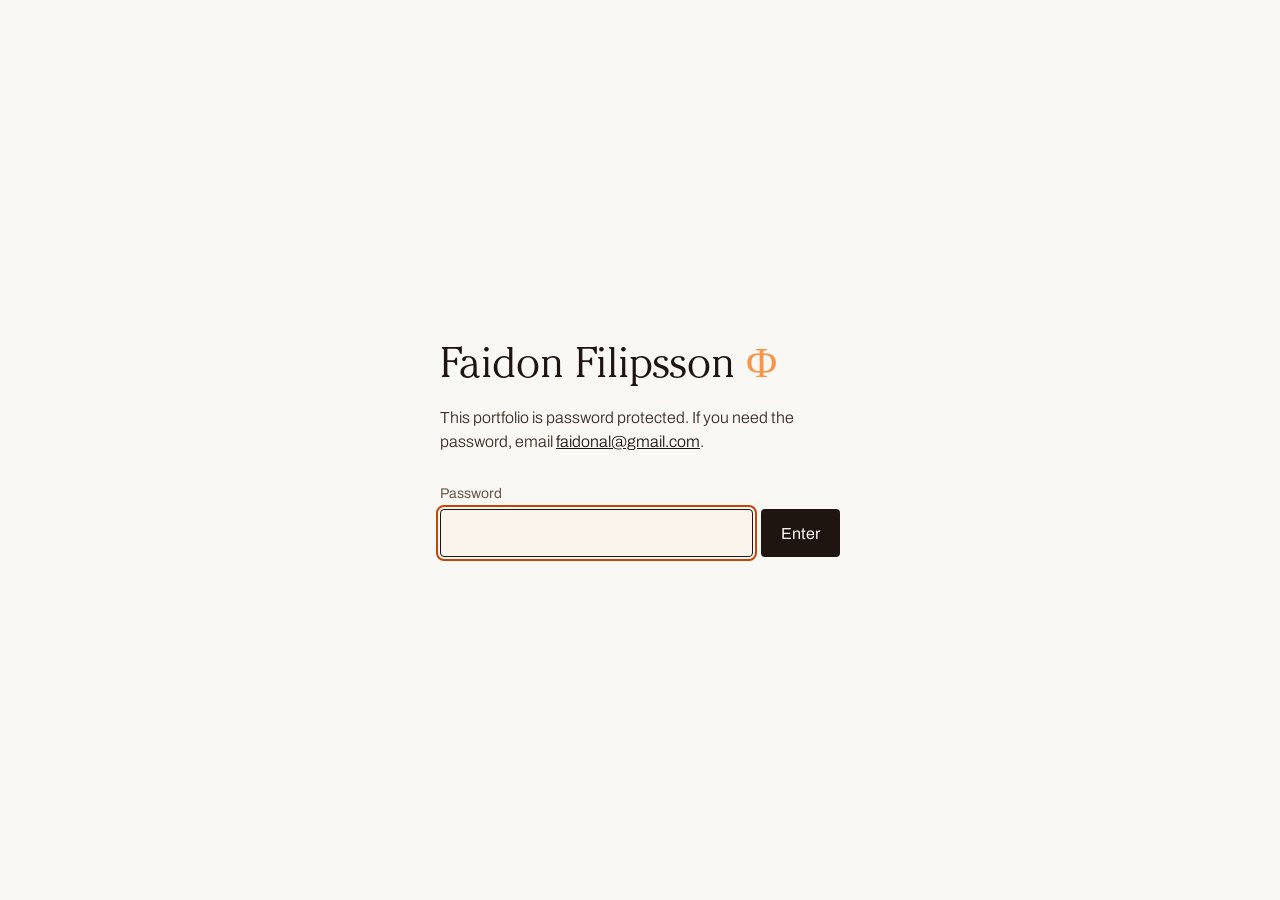
<file: index.html>
<!doctype html>
<html lang="en-GB">
<head>
<meta charset="utf-8">
<meta name="viewport" content="width=device-width, initial-scale=1">
<meta name="robots" content="noindex">
<title>Faidon Filipsson · Portfolio</title>
<meta http-equiv="cache-control" content="max-age=0">
<meta http-equiv="cache-control" content="no-cache">
<meta http-equiv="expires" content="0">
<meta http-equiv="pragma" content="no-cache">
<link rel="stylesheet" href="css/tokens.css">
<link rel="preload" href="css/styles.css" as="style">
<link rel="preconnect" href="https://fonts.googleapis.com">
<link rel="preconnect" href="https://fonts.gstatic.com" crossorigin="anonymous">
<link href="https://fonts.googleapis.com/css2?family=Archivo:wdth,wght@62..125,300..900&amp;family=Newsreader:ital,opsz,wght@0,6..72,300;0,6..72,400&amp;display=swap" rel="stylesheet">
<style>
  body { margin: 0; background: var(--paper); color: var(--ink); font-family: var(--font-sans); }
  .hidden { display: none !important; }
  .gate { min-height: 100vh; min-height: 100svh; box-sizing: border-box; display: flex; align-items: center; justify-content: center; padding: 24px; }
  .gate-inner { width: 100%; max-width: 400px; }
  .gate-name { margin: 0; font-family: var(--font-serif); font-weight: var(--w-light); font-size: var(--fs-h2); line-height: var(--lh-heading); }
  .gate-name span { color: var(--accent-bright); }
  .gate-note { margin: 12px 0 32px; font-size: var(--fs-small); font-weight: var(--w-light); line-height: var(--lh-ui); color: var(--text-soft); }
  .gate-note a { color: var(--ink); }
  label { display: block; margin-bottom: 8px; font-size: var(--fs-caption); color: var(--muted); }
  .gate-row { display: flex; gap: 8px; }
  input[type="password"] { flex: 1; min-width: 0; box-sizing: border-box; height: 48px; padding: 0 16px; border: 1px solid var(--ink); border-radius: 4px; background: var(--panel); color: var(--ink); font: inherit; font-size: var(--fs-small); }
  input[type="password"]:focus-visible { outline: 2px solid var(--accent); outline-offset: 2px; }
  button { height: 48px; padding: 0 20px; border: 0; border-radius: 4px; background: var(--ink); color: var(--paper); font: inherit; font-size: var(--fs-small); cursor: pointer; }
  button:hover { background: var(--accent); }
  button:focus-visible { outline: 2px solid var(--accent); outline-offset: 2px; }
  .gate-error { margin: 12px 0 0; font-size: var(--fs-caption); color: var(--rust); }
</style>
</head>
<body>
<div id="staticrypt_loading" class="gate" aria-busy="true"></div>
<main id="staticrypt_content" class="gate hidden">
  <div class="gate-inner">
    <p class="gate-name">Faidon Filipsson <span>&Phi;</span></p>
    <p class="gate-note">This portfolio is password protected. If you need the password, email <a href="mailto:faidonal@gmail.com">faidonal@gmail.com</a>.</p>
    <form id="staticrypt-form" action="#" method="post">
      <label for="staticrypt-password">Password</label>
      <div class="gate-row">
        <input id="staticrypt-password" type="password" name="password" autocomplete="current-password" required autofocus>
        <button type="submit">Enter</button>
      </div>
      <p id="staticrypt-error" class="gate-error" role="alert" hidden></p>
    </form>
  </div>
</main>
<script>
            // these variables will be filled when generating the file - the template format is 'variable_name'
            const staticryptInitiator = ((function(){
  const exports = {};
  const cryptoEngine = ((function(){
  const exports = {};
  const { subtle } = crypto;

const IV_BITS = 16 * 8;
const HEX_BITS = 4;
const ENCRYPTION_ALGO = "AES-CBC";

/**
 * Translates between utf8 encoded hexadecimal strings
 * and Uint8Array bytes.
 */
const HexEncoder = {
    /**
     * hex string -> bytes
     * @param {string} hexString
     * @returns {Uint8Array}
     */
    parse: function (hexString) {
        if (hexString.length % 2 !== 0) throw "Invalid hexString";
        const arrayBuffer = new Uint8Array(hexString.length / 2);

        for (let i = 0; i < hexString.length; i += 2) {
            const byteValue = parseInt(hexString.substring(i, i + 2), 16);
            if (isNaN(byteValue)) {
                throw "Invalid hexString";
            }
            arrayBuffer[i / 2] = byteValue;
        }
        return arrayBuffer;
    },

    /**
     * bytes -> hex string
     * @param {Uint8Array} bytes
     * @returns {string}
     */
    stringify: function (bytes) {
        const hexBytes = [];

        for (let i = 0; i < bytes.length; ++i) {
            let byteString = bytes[i].toString(16);
            if (byteString.length < 2) {
                byteString = "0" + byteString;
            }
            hexBytes.push(byteString);
        }
        return hexBytes.join("");
    },
};

/**
 * Translates between utf8 strings and Uint8Array bytes.
 */
const UTF8Encoder = {
    parse: function (str) {
        return new TextEncoder().encode(str);
    },

    stringify: function (bytes) {
        return new TextDecoder().decode(bytes);
    },
};

/**
 * Salt and encrypt a msg with a password.
 */
async function encrypt(msg, hashedPassword) {
    // Must be 16 bytes, unpredictable, and preferably cryptographically random. However, it need not be secret.
    // https://developer.mozilla.org/en-US/docs/Web/API/SubtleCrypto/encrypt#parameters
    const iv = crypto.getRandomValues(new Uint8Array(IV_BITS / 8));

    const key = await subtle.importKey("raw", HexEncoder.parse(hashedPassword), ENCRYPTION_ALGO, false, ["encrypt"]);

    const encrypted = await subtle.encrypt(
        {
            name: ENCRYPTION_ALGO,
            iv: iv,
        },
        key,
        UTF8Encoder.parse(msg)
    );

    // iv will be 32 hex characters, we prepend it to the ciphertext for use in decryption
    return HexEncoder.stringify(iv) + HexEncoder.stringify(new Uint8Array(encrypted));
}
exports.encrypt = encrypt;

/**
 * Decrypt a salted msg using a password.
 *
 * @param {string} encryptedMsg
 * @param {string} hashedPassword
 * @returns {Promise<string>}
 */
async function decrypt(encryptedMsg, hashedPassword) {
    const ivLength = IV_BITS / HEX_BITS;
    const iv = HexEncoder.parse(encryptedMsg.substring(0, ivLength));
    const encrypted = encryptedMsg.substring(ivLength);

    const key = await subtle.importKey("raw", HexEncoder.parse(hashedPassword), ENCRYPTION_ALGO, false, ["decrypt"]);

    const outBuffer = await subtle.decrypt(
        {
            name: ENCRYPTION_ALGO,
            iv: iv,
        },
        key,
        HexEncoder.parse(encrypted)
    );

    return UTF8Encoder.stringify(new Uint8Array(outBuffer));
}
exports.decrypt = decrypt;

/**
 * Salt and hash the password so it can be stored in localStorage without opening a password reuse vulnerability.
 *
 * @param {string} password
 * @param {string} salt
 * @returns {Promise<string>}
 */
async function hashPassword(password, salt) {
    // we hash the password in multiple steps, each adding more iterations. This is because we used to allow less
    // iterations, so for backward compatibility reasons, we need to support going from that to more iterations.
    let hashedPassword = await hashLegacyRound(password, salt);

    hashedPassword = await hashSecondRound(hashedPassword, salt);

    return hashThirdRound(hashedPassword, salt);
}
exports.hashPassword = hashPassword;

/**
 * This hashes the password with 1k iterations. This is a low number, we need this function to support backwards
 * compatibility.
 *
 * @param {string} password
 * @param {string} salt
 * @returns {Promise<string>}
 */
function hashLegacyRound(password, salt) {
    return pbkdf2(password, salt, 1000, "SHA-1");
}
exports.hashLegacyRound = hashLegacyRound;

/**
 * Add a second round of iterations. This is because we used to use 1k, so for backwards compatibility with
 * remember-me/autodecrypt links, we need to support going from that to more iterations.
 *
 * @param hashedPassword
 * @param salt
 * @returns {Promise<string>}
 */
function hashSecondRound(hashedPassword, salt) {
    return pbkdf2(hashedPassword, salt, 14000, "SHA-256");
}
exports.hashSecondRound = hashSecondRound;

/**
 * Add a third round of iterations to bring total number to 600k. This is because we used to use 1k, then 15k, so for
 * backwards compatibility with remember-me/autodecrypt links, we need to support going from that to more iterations.
 *
 * @param hashedPassword
 * @param salt
 * @returns {Promise<string>}
 */
function hashThirdRound(hashedPassword, salt) {
    return pbkdf2(hashedPassword, salt, 585000, "SHA-256");
}
exports.hashThirdRound = hashThirdRound;

/**
 * Salt and hash the password so it can be stored in localStorage without opening a password reuse vulnerability.
 *
 * @param {string} password
 * @param {string} salt
 * @param {int} iterations
 * @param {string} hashAlgorithm
 * @returns {Promise<string>}
 */
async function pbkdf2(password, salt, iterations, hashAlgorithm) {
    const key = await subtle.importKey("raw", UTF8Encoder.parse(password), "PBKDF2", false, ["deriveBits"]);

    const keyBytes = await subtle.deriveBits(
        {
            name: "PBKDF2",
            hash: hashAlgorithm,
            iterations,
            salt: UTF8Encoder.parse(salt),
        },
        key,
        256
    );

    return HexEncoder.stringify(new Uint8Array(keyBytes));
}

function generateRandomSalt() {
    const bytes = crypto.getRandomValues(new Uint8Array(128 / 8));

    return HexEncoder.stringify(new Uint8Array(bytes));
}
exports.generateRandomSalt = generateRandomSalt;

async function signMessage(hashedPassword, message) {
    const key = await subtle.importKey(
        "raw",
        HexEncoder.parse(hashedPassword),
        {
            name: "HMAC",
            hash: "SHA-256",
        },
        false,
        ["sign"]
    );
    const signature = await subtle.sign("HMAC", key, UTF8Encoder.parse(message));

    return HexEncoder.stringify(new Uint8Array(signature));
}
exports.signMessage = signMessage;

function getRandomAlphanum() {
    const possibleCharacters = "abcdefghijklmnopqrstuvwxyzABCDEFGHIJKLMNOPQRSTUVWXYZ0123456789";

    let byteArray;
    let parsedInt;

    // Keep generating new random bytes until we get a value that falls
    // within a range that can be evenly divided by possibleCharacters.length
    do {
        byteArray = crypto.getRandomValues(new Uint8Array(1));
        // extract the lowest byte to get an int from 0 to 255 (probably unnecessary, since we're only generating 1 byte)
        parsedInt = byteArray[0] & 0xff;
    } while (parsedInt >= 256 - (256 % possibleCharacters.length));

    // Take the modulo of the parsed integer to get a random number between 0 and totalLength - 1
    const randomIndex = parsedInt % possibleCharacters.length;

    return possibleCharacters[randomIndex];
}

/**
 * Generate a random string of a given length.
 *
 * @param {int} length
 * @returns {string}
 */
function generateRandomString(length) {
    let randomString = "";

    for (let i = 0; i < length; i++) {
        randomString += getRandomAlphanum();
    }

    return randomString;
}
exports.generateRandomString = generateRandomString;

  return exports;
})());
const codec = ((function(){
  const exports = {};
  /**
 * Initialize the codec with the provided cryptoEngine - this return functions to encode and decode messages.
 *
 * @param cryptoEngine - the engine to use for encryption / decryption
 */
function init(cryptoEngine) {
    const exports = {};

    /**
     * Top-level function for encoding a message.
     * Includes password hashing, encryption, and signing.
     *
     * @param {string} msg
     * @param {string} password
     * @param {string} salt
     *
     * @returns {string} The encoded text
     */
    async function encode(msg, password, salt) {
        const hashedPassword = await cryptoEngine.hashPassword(password, salt);

        const encrypted = await cryptoEngine.encrypt(msg, hashedPassword);

        // we use the hashed password in the HMAC because this is effectively what will be used a password (so we can store
        // it in localStorage safely, we don't use the clear text password)
        const hmac = await cryptoEngine.signMessage(hashedPassword, encrypted);

        return hmac + encrypted;
    }
    exports.encode = encode;

    /**
     * Encode using a password that has already been hashed. This is useful to encode multiple messages in a row, that way
     * we don't need to hash the password multiple times.
     *
     * @param {string} msg
     * @param {string} hashedPassword
     *
     * @returns {string} The encoded text
     */
    async function encodeWithHashedPassword(msg, hashedPassword) {
        const encrypted = await cryptoEngine.encrypt(msg, hashedPassword);

        // we use the hashed password in the HMAC because this is effectively what will be used a password (so we can store
        // it in localStorage safely, we don't use the clear text password)
        const hmac = await cryptoEngine.signMessage(hashedPassword, encrypted);

        return hmac + encrypted;
    }
    exports.encodeWithHashedPassword = encodeWithHashedPassword;

    /**
     * Top-level function for decoding a message.
     * Includes signature check and decryption.
     *
     * @param {string} signedMsg
     * @param {string} hashedPassword
     * @param {string} salt
     * @param {int} backwardCompatibleAttempt
     * @param {string} originalPassword
     *
     * @returns {Object} {success: true, decoded: string} | {success: false, message: string}
     */
    async function decode(signedMsg, hashedPassword, salt, backwardCompatibleAttempt = 0, originalPassword = "") {
        const encryptedHMAC = signedMsg.substring(0, 64);
        const encryptedMsg = signedMsg.substring(64);
        const decryptedHMAC = await cryptoEngine.signMessage(hashedPassword, encryptedMsg);

        if (decryptedHMAC !== encryptedHMAC) {
            // we have been raising the number of iterations in the hashing algorithm multiple times, so to support the old
            // remember-me/autodecrypt links we need to try bringing the old hashes up to speed.
            originalPassword = originalPassword || hashedPassword;
            if (backwardCompatibleAttempt === 0) {
                const updatedHashedPassword = await cryptoEngine.hashThirdRound(originalPassword, salt);

                return decode(signedMsg, updatedHashedPassword, salt, backwardCompatibleAttempt + 1, originalPassword);
            }
            if (backwardCompatibleAttempt === 1) {
                let updatedHashedPassword = await cryptoEngine.hashSecondRound(originalPassword, salt);
                updatedHashedPassword = await cryptoEngine.hashThirdRound(updatedHashedPassword, salt);

                return decode(signedMsg, updatedHashedPassword, salt, backwardCompatibleAttempt + 1, originalPassword);
            }

            return { success: false, message: "Signature mismatch" };
        }

        return {
            success: true,
            decoded: await cryptoEngine.decrypt(encryptedMsg, hashedPassword),
        };
    }
    exports.decode = decode;

    return exports;
}
exports.init = init;

  return exports;
})());
const decode = codec.init(cryptoEngine).decode;

/**
 * Initialize the staticrypt module, that exposes functions callbable by the password_template.
 *
 * @param {{
 *  staticryptEncryptedMsgUniqueVariableName: string,
 *  isRememberEnabled: boolean,
 *  rememberDurationInDays: number,
 *  staticryptSaltUniqueVariableName: string,
 * }} staticryptConfig - object of data that is stored on the password_template at encryption time.
 *
 * @param {{
 *  rememberExpirationKey: string,
 *  rememberPassphraseKey: string,
 *  replaceHtmlCallback: function,
 *  clearLocalStorageCallback: function,
 * }} templateConfig - object of data that can be configured by a custom password_template.
 */
function init(staticryptConfig, templateConfig) {
    const exports = {};

    /**
     * Decrypt our encrypted page, replace the whole HTML.
     *
     * @param {string} hashedPassword
     * @returns {Promise<boolean>}
     */
    async function decryptAndReplaceHtml(hashedPassword) {
        const { staticryptEncryptedMsgUniqueVariableName, staticryptSaltUniqueVariableName } = staticryptConfig;
        const { replaceHtmlCallback } = templateConfig;

        const result = await decode(
            staticryptEncryptedMsgUniqueVariableName,
            hashedPassword,
            staticryptSaltUniqueVariableName
        );
        if (!result.success) {
            return false;
        }
        const plainHTML = result.decoded;

        // if the user configured a callback call it, otherwise just replace the whole HTML
        if (typeof replaceHtmlCallback === "function") {
            replaceHtmlCallback(plainHTML);
        } else {
            document.write(plainHTML);
            document.close();
        }

        return true;
    }

    /**
     * Attempt to decrypt the page and replace the whole HTML.
     *
     * @param {string} password
     * @param {boolean} isRememberChecked
     *
     * @returns {Promise<{isSuccessful: boolean, hashedPassword?: string}>} - we return an object, so that if we want to
     *   expose more information in the future we can do it without breaking the password_template
     */
    async function handleDecryptionOfPage(password, isRememberChecked) {
        const { staticryptSaltUniqueVariableName } = staticryptConfig;

        // decrypt and replace the whole page
        const hashedPassword = await cryptoEngine.hashPassword(password, staticryptSaltUniqueVariableName);
        return handleDecryptionOfPageFromHash(hashedPassword, isRememberChecked);
    }
    exports.handleDecryptionOfPage = handleDecryptionOfPage;

    async function handleDecryptionOfPageFromHash(hashedPassword, isRememberChecked) {
        const { isRememberEnabled, rememberDurationInDays } = staticryptConfig;
        const { rememberExpirationKey, rememberPassphraseKey } = templateConfig;

        const isDecryptionSuccessful = await decryptAndReplaceHtml(hashedPassword);

        if (!isDecryptionSuccessful) {
            return {
                isSuccessful: false,
                hashedPassword,
            };
        }

        // remember the hashedPassword and set its expiration if necessary
        if (isRememberEnabled && isRememberChecked) {
            window.localStorage.setItem(rememberPassphraseKey, hashedPassword);

            // set the expiration if the duration isn't 0 (meaning no expiration)
            if (rememberDurationInDays > 0) {
                window.localStorage.setItem(
                    rememberExpirationKey,
                    (new Date().getTime() + rememberDurationInDays * 24 * 60 * 60 * 1000).toString()
                );
            }
        }

        return {
            isSuccessful: true,
            hashedPassword,
        };
    }
    exports.handleDecryptionOfPageFromHash = handleDecryptionOfPageFromHash;

    /**
     * Clear localstorage from staticrypt related values
     */
    function clearLocalStorage() {
        const { clearLocalStorageCallback, rememberExpirationKey, rememberPassphraseKey } = templateConfig;

        if (typeof clearLocalStorageCallback === "function") {
            clearLocalStorageCallback();
        } else {
            localStorage.removeItem(rememberPassphraseKey);
            localStorage.removeItem(rememberExpirationKey);
        }
    }

    async function handleDecryptOnLoad() {
        let isSuccessful = await decryptOnLoadFromUrl();

        if (!isSuccessful) {
            isSuccessful = await decryptOnLoadFromRememberMe();
        }

        return { isSuccessful };
    }
    exports.handleDecryptOnLoad = handleDecryptOnLoad;

    /**
     * Clear storage if we are logging out
     *
     * @returns {boolean} - whether we logged out
     */
    function logoutIfNeeded() {
        const logoutKey = "staticrypt_logout";

        // handle logout through query param
        const queryParams = new URLSearchParams(window.location.search);
        if (queryParams.has(logoutKey)) {
            clearLocalStorage();
            return true;
        }

        // handle logout through URL fragment
        const hash = window.location.hash.substring(1);
        if (hash.includes(logoutKey)) {
            clearLocalStorage();
            return true;
        }

        return false;
    }

    /**
     * To be called on load: check if we want to try to decrypt and replace the HTML with the decrypted content, and
     * try to do it if needed.
     *
     * @returns {Promise<boolean>} true if we derypted and replaced the whole page, false otherwise
     */
    async function decryptOnLoadFromRememberMe() {
        const { rememberDurationInDays } = staticryptConfig;
        const { rememberExpirationKey, rememberPassphraseKey } = templateConfig;

        // if we are login out, terminate
        if (logoutIfNeeded()) {
            return false;
        }

        // if there is expiration configured, check if we're not beyond the expiration
        if (rememberDurationInDays && rememberDurationInDays > 0) {
            const expiration = localStorage.getItem(rememberExpirationKey),
                isExpired = expiration && new Date().getTime() > parseInt(expiration);

            if (isExpired) {
                clearLocalStorage();
                return false;
            }
        }

        const hashedPassword = localStorage.getItem(rememberPassphraseKey);

        if (hashedPassword) {
            // try to decrypt
            const isDecryptionSuccessful = await decryptAndReplaceHtml(hashedPassword);

            // if the decryption is unsuccessful the password might be wrong - silently clear the saved data and let
            // the user fill the password form again
            if (!isDecryptionSuccessful) {
                clearLocalStorage();
                return false;
            }

            return true;
        }

        return false;
    }

    async function decryptOnLoadFromUrl() {
        const passwordKey = "staticrypt_pwd";
        const rememberMeKey = "remember_me";

        // try to get the password from the query param (for backward compatibility - we now want to avoid this method,
        // since it sends the hashed password to the server which isn't needed)
        const queryParams = new URLSearchParams(window.location.search);
        const hashedPasswordQuery = queryParams.get(passwordKey);
        const rememberMeQuery = queryParams.get(rememberMeKey);

        const urlFragment = window.location.hash.substring(1);
        // get the password from the url fragment
        const hashedPasswordRegexMatch = urlFragment.match(new RegExp(passwordKey + "=([^&]*)"));
        const hashedPasswordFragment = hashedPasswordRegexMatch ? hashedPasswordRegexMatch[1] : null;
        const rememberMeFragment = urlFragment.includes(rememberMeKey);

        const hashedPassword = hashedPasswordFragment || hashedPasswordQuery;
        const rememberMe = rememberMeFragment || rememberMeQuery;

        if (hashedPassword) {
            return handleDecryptionOfPageFromHash(hashedPassword, rememberMe);
        }

        return false;
    }

    return exports;
}
exports.init = init;

  return exports;
})());
            const templateError = "That password isn't right. Please try again.",
                templateToggleAltShow = "Show password",
                templateToggleAltHide = "Hide password",
                isRememberEnabled = true,
                staticryptConfig = {"staticryptEncryptedMsgUniqueVariableName":"[base64]","isRememberEnabled":true,"rememberDurationInDays":0,"staticryptSaltUniqueVariableName":"4a8cfa78431fc98f9dd8a9da8a4c4629"};

            // Remember the password until the browser is closed: StatiCrypt saves it to
            // localStorage, so point that at session cookies (no expiry date), which every tab
            // shares and the browser clears when it quits.
            const sessionCookies = {
                getItem(key) {
                    const match = document.cookie.match(new RegExp("(?:^|; )" + key + "=([^;]*)"));
                    return match ? decodeURIComponent(match[1]) : null;
                },
                setItem(key, value) {
                    const secure = location.protocol === "https:" ? "; Secure" : "";
                    document.cookie = key + "=" + encodeURIComponent(value) + "; path=/; SameSite=Strict" + secure;
                },
                removeItem(key) {
                    document.cookie = key + "=; path=/; max-age=0";
                },
            };
            Object.defineProperty(window, "localStorage", { value: sessionCookies, configurable: true });

            // Swap in the decrypted page, but keep it hidden until its stylesheets and fonts
            // have loaded, so it never flashes unstyled. Gives up waiting after 2 seconds.
            function revealWhenStyled(html) {
                const hide = '<style id="staticrypt-hide">html { visibility: hidden; }</style>';
                html = html.replace(/<head[^>]*>/i, (head) => head + hide);
                document.open();
                document.write(html);
                document.close();

                const sheets = [...document.querySelectorAll('link[rel="stylesheet"]')].map((link) =>
                    link.sheet
                        ? Promise.resolve()
                        : new Promise((done) => {
                              link.addEventListener("load", done);
                              link.addEventListener("error", done);
                          })
                );
                const styled = Promise.all(sheets).then(() => document.fonts.ready);
                const timeout = new Promise((done) => setTimeout(done, 2000));
                Promise.race([styled, timeout]).then(() => {
                    const style = document.getElementById("staticrypt-hide");
                    if (style) style.remove();
                });
            }

            // you can edit these values to customize some of the behavior of StatiCrypt
            const templateConfig = {
                rememberExpirationKey: "staticrypt_expiration",
                rememberPassphraseKey: "staticrypt_passphrase",
                replaceHtmlCallback: revealWhenStyled,
                clearLocalStorageCallback: null,
            };

            // init the staticrypt engine
            const staticrypt = staticryptInitiator.init(staticryptConfig, templateConfig);

            // try to automatically decrypt on load if there is a saved password
            window.onload = async function () {
                const { isSuccessful } = await staticrypt.handleDecryptOnLoad();

                // if we didn't decrypt anything on load, show the password prompt. Otherwise the content has already been
                // replaced, no need to do anything
                if (!isSuccessful) {
                    // hide loading screen
                    document.getElementById("staticrypt_loading").classList.add("hidden");
                    document.getElementById("staticrypt_content").classList.remove("hidden");
                    document.getElementById("staticrypt-password").focus();
                }
            };

            // handle password form submission
            document.getElementById("staticrypt-form").addEventListener("submit", async function (e) {
                e.preventDefault();

                const password = document.getElementById("staticrypt-password").value,
                    isRememberChecked = true;

                const { isSuccessful } = await staticrypt.handleDecryptionOfPage(password, isRememberChecked);

                if (!isSuccessful) {
                    const error = document.getElementById("staticrypt-error");
                    error.textContent = templateError;
                    error.hidden = false;
                    document.getElementById("staticrypt-password").select();
                }
            });
        </script>
</body>
</html>
</file>
<file: css/tokens.css>
/* Portfolio tokens: change a value here and every page updates. */
/* ITC Cheltenham Std Light (licensed).
   One weight is served for every serif weight, so all serif text renders in Light. */
@font-face {
  font-family: "Cheltenham";
  src: url("../assets/fonts/CheltenhamStdLight.otf") format("opentype");
  font-weight: 100 900;
  font-style: normal;
  font-display: swap;
}
@font-face {
  font-family: "Cheltenham";
  src: url("../assets/fonts/CheltenhamStdLightItalic.otf") format("opentype");
  font-weight: 100 900;
  font-style: italic;
  font-display: swap;
}

:root {
  /* Ink and text */
  --ink: #1e1410; /* headings, nav, lines */
  --text-body: #2a1d16; /* case study paragraphs */
  --text-soft: #3a2c24; /* home descriptions, labels */
  --muted: #6b5446; /* small captions, meta labels */
  --muted-2: #5c4a3e; /* quieter captions */

  /* Accents */
  --accent: #c84508; /* orange text accent, highlighted diagram boxes */
  --accent-bright: #f7964b; /* name star, link hover */
  --accent-hero: #d95000; /* hero background, buttons */
  --rust: #8f2f0b; /* friction notes in diagrams */

  /* Status */
  --live-text: #1f5a2e;
  --live-dot: #2da556;

  /* Surfaces */
  --paper: #faf8f4; /* home page background */
  --panel: #fbf4ec; /* diagram panels, boxes */
  --rule: #d9c6b4; /* dividers */
  --tint-material: #f3e4d3;
  --tint-crewcast: #f0dcd2;
  --tint-cabincrew: #eee4d2;
  --tint-helios: #e7e4d6;

  /* Type */
  --font-sans: "Archivo", system-ui, sans-serif;
  --font-serif:
    "Cheltenham", "Newsreader", Georgia, serif; /* was 'Newsreader', Georgia, serif */
  --w-light: 300;
  --w-regular: 400;
  --w-medium: 500;
  --w-bold: 600;

  /* Type scale: even sizes on the Tailwind default scale (14, 16, 18, 20, 24, 36, 48, 60, 72).
     Headings scale with the screen and reach their largest size at 1440px wide. */
  --fs-display: clamp(48px, 5vw, 72px); /* project names on home cards */
  --fs-h1: clamp(
    36px,
    4.1667vw,
    60px
  ); /* page titles, home statement, outcome figures */
  --fs-h2: clamp(
    30px,
    3.3333vw,
    48px
  ); /* section headings, quotes, big numbers */
  --fs-h3: clamp(24px, 2.5vw, 36px); /* closing line, card numbers */
  --fs-statement: 24px; /* contact links on home */
  --fs-body: 20px; /* case study paragraphs, intro */
  --fs-large: 18px; /* nav links, back link, serif notes */
  --fs-small: 16px; /* header bar, buttons, descriptions, diagram boxes, meta */
  --fs-caption: 14px; /* tags, image captions, status, tooltips */

  /* Line heights */
  --lh-tight: 1.1; /* display and page titles */
  --lh-heading: 1.2; /* section headings, quotes */
  --lh-ui: 1.5; /* labels, captions, diagram text */
  --lh-body: 1.6; /* reading paragraphs */
}

/* Text that sets no size of its own falls back to the small size, never the browser's 16px. */
body {
  font-size: var(--fs-small);
}
</file>
<file: css/styles.css>
/* Site styles. Colours, fonts, sizes and line heights come from tokens.css. */

/* "base" holds layout and shared components. "elements" holds one-off styles for
   single elements; it is declared second so it wins, the way inline styles used to. */
@layer base, elements;

/* Page colours: each page sets its own background, used by the header and back bar. */
:root {
  --page-bg: var(--paper);
}
.material-receipting {
  --page-bg: var(--tint-material);
  --img-bg: #e6cdb2;
}
.crewcast {
  --page-bg: var(--tint-crewcast);
  --img-bg: #e5c3b4;
}
.cabin-crew {
  --page-bg: var(--tint-cabincrew);
  --img-bg: #e2cfae;
}
.helios {
  --page-bg: var(--tint-helios);
  --img-bg: #d6d0b8;
}
.about {
  --page-bg: var(--paper);
  --img-bg: #d6d0b8;
}
.inner {
  background: var(--page-bg);
}

@layer base {
  /* All pages */
  /* In-page links, such as "Selected work below", glide to their target */
  @media (prefers-reduced-motion: no-preference) {
    html {
      scroll-behavior: smooth;
    }
  }
  body {
    margin: 0;
  }
  a {
    color: inherit;
  }
  .sans {
    font-family: var(--font-sans);
    font-stretch: 100%;
  }
  /* On phones the header shows only the name */
  @media (max-width: 640px) {
    .mob-hide {
      display: none !important;
    }
  }

  /* Home */
  .hero {
    position: relative;
    /* At least the screen's height, and taller when the text needs more room */
    min-height: max(480px, 100vh);
    min-height: max(480px, 100svh);
    box-sizing: border-box;
    padding: 16px 24px 40px;
    display: flex;
    flex-direction: column;
    justify-content: space-between;
    color: var(--ink);
  }
  :where(.home) .bar {
    align-self: center;
    width: min(820px, 100%);
    box-sizing: border-box;
    display: flex;
    justify-content: space-between;
    align-items: center;
    gap: 16px;
    padding: 12px 16px;
    background: rgba(30, 20, 16, 0.88);
    color: var(--paper);
    border-radius: 6px;
    font-family: var(--font-sans);
    font-size: var(--fs-small);
  }

  /* Case studies and About */
  .serif {
    font-family: var(--font-serif);
  }
  :where(.inner) .bar {
    position: relative;
    z-index: 2;
    margin: 16px auto 0;
    width: min(820px, calc(100% - 48px));
    box-sizing: border-box;
    display: flex;
    justify-content: space-between;
    align-items: center;
    gap: 16px;
    padding: 12px 16px;
    background: rgba(30, 20, 16, 0.88);
    color: var(--paper);
    border-radius: 6px;
    font-family: var(--font-sans);
    font-size: var(--fs-small);
  }

  /* All pages */
  .bar a {
    text-decoration: none;
    display: inline-flex;
    align-items: center;
    gap: 8px;
  }
  .bar a:hover {
    color: var(--accent-bright);
  }
  .bar svg {
    width: 14px;
    height: 14px;
  }

  /* Home */
  .statement {
    margin: 0;
    max-width: 1060px;
    font-family: var(--font-sans);
    font-weight: var(--w-light);
    font-size: var(--fs-h1);
    line-height: var(--lh-heading);
    letter-spacing: -0.01em;
  }
  .below {
    margin: 16px 0 0;
    font-family: var(--font-sans);
    font-weight: var(--w-light);
    font-size: var(--fs-h3);
    line-height: var(--lh-heading);
    letter-spacing: -0.01em;
  }
  .list {
    padding: 24px 24px 0;
    display: flex;
    flex-direction: column;
    gap: 200px;
  }
  /* "Back to case studies" links land on an item; keep it clear of the sticky header */
  .list > article {
    scroll-margin-top: calc(var(--nav-h, 68px) + 24px);
  }
  @media (max-width: 760px) {
    .list {
      gap: 96px;
    }
  }
  .card {
    position: relative;
    overflow: hidden;
    border-radius: 8px;
    height: 640px;
    background: #e9d5bf;
    display: flex;
    align-items: center;
    justify-content: center;
    text-decoration: none;
    color: var(--ink);
  }
  .card .num {
    position: absolute;
    top: 28px;
    left: 22px;
    transform: rotate(90deg);
    transform-origin: left top;
    translate: 28px 0;
    font-family: var(--font-sans);
    font-weight: var(--w-light);
    font-size: var(--fs-h3);
    color: var(--ink);
  }
  .card .name {
    margin: 0;
    font-family: var(--font-serif);
    font-weight: var(--w-light);
    font-size: var(--fs-display);
    line-height: 1;
    transition: transform 300ms ease-out;
  }
  .card:hover .name {
    transform: scale(1.03);
  }
  .card .ph {
    position: absolute;
    bottom: 24px;
    left: 0;
    right: 0;
    text-align: center;
    font-family: var(--font-sans);
    font-size: var(--fs-caption);
    color: var(--muted-2);
  }
  .info {
    display: grid;
    grid-template-columns: minmax(0, 4fr) minmax(0, 4fr) minmax(0, 4fr);
    gap: 32px;
    padding: 20px 4px 0;
    align-items: start;
  }
  .sub {
    margin: 0 0 8px;
    font-family: var(--font-sans);
    font-size: var(--fs-body);
    font-weight: var(--w-medium);
    color: var(--ink);
  }
  .desc {
    margin: 0;
    max-width: 460px;
    font-family: var(--font-sans);
    font-size: var(--fs-small);
    line-height: var(--lh-ui);
    color: var(--text-soft);
  }
  .tags {
    display: flex;
    flex-wrap: wrap;
    gap: 8px;
  }
  .tag {
    display: inline-flex;
    align-items: center;
    gap: 8px;
    padding: 4px 8px;
    background: #ede3d7;
    border-radius: 3px;
    font-family: var(--font-sans);
    font-size: var(--fs-caption);
    font-weight: var(--w-light);
    color: var(--ink);
  }
  .tag.role {
    font-weight: var(--w-medium);
  }
  .btnwrap {
    display: flex;
    justify-content: flex-end;
    align-items: center;
    gap: 16px;
  }
  .live {
    display: inline-flex;
    align-items: center;
    gap: 8px;
    font-family: var(--font-sans);
    font-size: var(--fs-caption);
    color: var(--live-text);
  }
  .dot {
    width: 7px;
    height: 7px;
    border-radius: 50%;
    background: var(--live-dot);
  }
  .btn {
    display: inline-flex;
    align-items: center;
    gap: 8px;
    padding: 12px 16px;
    background: var(--ink);
    color: var(--paper);
    border-radius: 4px;
    text-decoration: none;
    font-family: var(--font-sans);
    font-size: var(--fs-small);
    transition: background-color 150ms linear;
  }
  .btn:hover {
    background: var(--accent);
  }
  .close {
    padding: 160px 24px 0;
    display: grid;
    grid-template-columns: minmax(0, 8fr) minmax(0, 4fr);
    gap: 32px;
    align-items: end;
  }
  .close p {
    margin: 0;
    font-family: var(--font-sans);
    font-weight: var(--w-light);
    font-size: var(--fs-h3);
    line-height: var(--lh-heading);
    color: var(--ink);
  }
  .beyond {
    display: grid;
    grid-template-columns: repeat(3, minmax(0, 1fr));
    gap: 32px;
    padding: 0 24px;
  }
  .beyond h3 {
    margin: 0 0 8px;
    font-family: var(--font-sans);
    font-weight: var(--w-medium);
    font-size: var(--fs-large);
    color: var(--ink);
  }
  .beyond p {
    margin: 0;
    font-family: var(--font-sans);
    font-size: var(--fs-small);
    line-height: var(--lh-ui);
    color: var(--text-soft);
  }
  @media (max-width: 760px) {
    .info,
    .close,
    .beyond {
      grid-template-columns: minmax(0, 1fr);
    }
    .btnwrap {
      justify-content: flex-start;
    }
    .card {
      height: 360px;
    }
    :where(.home) .bar {
      font-size: var(--fs-caption);
    }
  }
  @media (prefers-reduced-motion: reduce) {
    .card .name,
    .btn {
      transition: none;
    }
  }

  /* Case studies and About */
  .wrap {
    max-width: 1300px;
    margin: 0 auto;
    padding: 0 48px;
  }
  .intro {
    display: grid;
    grid-template-columns: minmax(0, 5fr) minmax(0, 6fr);
    gap: 64px;
    align-items: center;
    padding-top: 72px;
  }
  .back {
    display: inline-flex;
    align-items: center;
    justify-content: center;
    width: 44px;
    height: 44px;
    border: 1px solid var(--ink);
    border-radius: 50%;
    text-decoration: none;
    font-family: var(--font-sans);
    font-size: var(--fs-large);
    color: var(--ink);
  }
  .back:hover {
    background: var(--ink);
    color: var(--page-bg);
  }
  .title {
    margin: 32px 0 32px;
    font-family: var(--font-serif);
    font-weight: var(--w-light);
    font-size: var(--fs-h1);
    line-height: var(--lh-tight);
    color: var(--ink);
  }
  .lead {
    margin: 0;
    font-family: var(--font-serif);
    font-size: var(--fs-body);
    line-height: var(--lh-body);
    color: var(--text-body);
  }
  .img {
    position: relative;
    border-radius: 8px;
    background: var(--img-bg);
    display: flex;
    align-items: center;
    justify-content: center;
    text-align: center;
  }
  .img span {
    max-width: 70%;
    font-family: var(--font-sans);
    font-size: var(--fs-caption);
    line-height: var(--lh-ui);
    color: var(--muted-2);
  }
  .meta {
    display: grid;
    grid-template-columns: 90px minmax(0, 1fr);
    gap: 8px 16px;
    padding: 72px 0 0;
    font-family: var(--font-sans);
    font-size: var(--fs-small);
    line-height: var(--lh-ui);
    color: var(--ink);
    max-width: 820px;
  }
  .meta dt {
    color: var(--muted);
  }
  .meta dd {
    margin: 0;
  }
  .quote {
    margin: 0 auto;
    max-width: 1000px;
    text-align: center;
    font-family: var(--font-serif);
    font-weight: var(--w-light);
    font-size: var(--fs-h2);
    line-height: var(--lh-heading);
    color: var(--ink);
  }
  .attr {
    margin: 24px 0 0;
    text-align: center;
    font-family: var(--font-sans);
    font-size: var(--fs-small);
    color: var(--muted-2);
  }
  .sec {
    display: grid;
    grid-template-columns: minmax(0, 5fr) minmax(0, 7fr);
    gap: 64px;
    align-items: start;
  }
  .sec h2 {
    margin: 0;
    font-family: var(--font-serif);
    font-weight: var(--w-light);
    font-size: var(--fs-h2);
    line-height: var(--lh-heading);
    color: var(--ink);
  }
  .sec p {
    margin: 0 0 16px;
    font-family: var(--font-serif);
    font-size: var(--fs-body);
    line-height: var(--lh-body);
    color: var(--text-body);
  }
  .trade {
    font-family: var(--font-sans) !important;
    font-size: var(--fs-small) !important;
    color: var(--ink) !important;
  }
  .strip-nav {
    display: flex;
    justify-content: space-between;
    margin: 40px 0 16px;
    font-family: var(--font-sans);
    font-size: var(--fs-small);
    color: var(--muted-2);
  }
  .strip {
    display: grid;
    grid-template-columns: repeat(4, minmax(0, 1fr));
    gap: 20px;
  }
  .strip .img {
    height: 420px;
  }
  .big {
    margin: 0;
    max-width: 1100px;
    font-family: var(--font-serif);
    font-weight: var(--w-light);
    font-size: var(--fs-h2);
    line-height: var(--lh-heading);
    color: var(--ink);
  }
  .stats {
    display: grid;
    grid-template-columns: repeat(3, minmax(0, 1fr));
    gap: 32px;
    margin-top: 56px;
  }
  .stats div {
    font-family: var(--font-sans);
    font-size: var(--fs-small);
    font-weight: var(--w-light);
    line-height: var(--lh-ui);
    color: var(--text-soft);
  }
  .stats b {
    display: block;
    margin: 0 0 8px;
    font-family: var(--font-sans);
    font-weight: var(--w-light);
    font-size: var(--fs-h1);
    line-height: 1;
    letter-spacing: -0.01em;
    color: var(--accent);
  }
  .box {
    border: 1.5px solid var(--ink);
    border-radius: 4px;
    padding: 12px 16px;
    font-family: var(--font-sans);
    font-size: var(--fs-small);
    font-weight: var(--w-light);
    color: var(--ink);
    background: var(--panel);
  }
  .hop {
    font-family: var(--font-sans);
    font-size: var(--fs-caption);
    font-weight: var(--w-light);
    color: var(--rust);
    padding: 8px 0 8px 16px;
  }
  .floatnav {
    position: sticky;
    bottom: 24px;
    margin: 0 auto;
    width: max-content;
    display: flex;
    align-items: center;
    gap: 8px;
    padding: 8px;
    background: rgba(30, 20, 16, 0.92);
    border-radius: 6px;
    font-family: var(--font-sans);
    font-size: var(--fs-small);
    color: var(--paper);
    z-index: 3;
  }
  .floatnav a {
    text-decoration: none;
    padding: 8px 16px;
    border-radius: 4px;
  }
  .floatnav a:hover {
    background: var(--accent);
  }
  @media (max-width: 760px) {
    .wrap {
      padding: 0 20px;
    }
    .intro,
    .sec {
      grid-template-columns: minmax(0, 1fr);
      gap: 32px;
    }
    .strip {
      grid-template-columns: minmax(0, 1fr);
    }
    .stats {
      grid-template-columns: minmax(0, 1fr);
    }
    .diagram {
      flex-direction: column;
    }
  }

  /* All pages */
  .menu-btn {
    display: none;
    align-items: center;
    gap: 8px;
    min-height: 44px;
    padding: 0 4px;
    background: none;
    border: none;
    font-family: var(--font-sans);
    font-size: var(--fs-small);
    color: var(--ink);
    cursor: pointer;
  }
  .menu-btn svg {
    width: 18px;
    height: 18px;
  }
  @media (max-width: 760px) {
    nav.bar {
      padding: 12px 20px !important;
      flex-wrap: wrap;
    }
    .navrole {
      display: none;
    }
    .menu-btn {
      display: inline-flex;
    }
    .navlinks {
      display: none !important;
      flex-basis: 100%;
      flex-direction: column;
      gap: 0 !important;
      margin-left: 0 !important;
      padding: 8px 0 4px;
    }
    .navlinks.open {
      display: flex !important;
    }
    .navlinks > a,
    .navlinks > .musiclink {
      min-height: 48px;
      display: flex !important;
      align-items: center;
      gap: 4px;
      font-size: var(--fs-large);
      border-top: 1px solid rgba(30, 20, 16, 0.15);
    }
    main
      :is(
        .cols-2,
        .cols-3,
        .cols-3-flush,
        .cols-4,
        .cols-4-gap,
        .jm-phases,
        .strip-pair,
        .strip-single,
        .strip-single-round
      ):not(.strip) {
      grid-template-columns: minmax(0, 1fr) !important;
    }
    main .strip {
      grid-template-columns: minmax(0, 1fr) !important;
      gap: 32px !important;
    }

    main :is(.diagram-row, .panel, .panel-centre) {
      padding: 20px !important;
    }
    main :is(.jm-stage, .jm-stage-flat) {
      border-left: 1.5px solid var(--ink) !important;
    }
    main .diagram-row {
      gap: 24px !important;
    }
    .box {
      font-size: var(--fs-small);
    }
  }

  /* Home */
  .ptitle {
    margin: 0 0 12px;
    font-family: var(--font-serif);
    font-weight: var(--w-light);
    font-size: var(--fs-h2);
    line-height: var(--lh-tight);
    color: var(--ink);
  }
  .card .num {
    background: var(--paper);
    padding: 4px 8px;
    border-radius: 4px;
    font-size: var(--fs-h3);
  }
  .card img {
    transition: transform 400ms ease-out;
  }
  .card:hover img {
    transform: scale(1.02);
  }
  @media (prefers-reduced-motion: reduce) {
    .card img {
      transition: none;
    }
  }
  .outcomes {
    display: grid;
    grid-template-columns: repeat(2, minmax(0, 1fr));
    gap: 24px;
    margin-top: 36px;
  }
  .oc-num {
    margin: 0;
    font-family: var(--font-sans);
    font-weight: var(--w-light);
    font-size: var(--fs-h1);
    line-height: 1;
    letter-spacing: -0.01em;
    color: var(--accent);
  }
  .oc-lab {
    margin: 8px 0 0;
    font-family: var(--font-sans);
    font-size: var(--fs-small);
    line-height: var(--lh-ui);
    color: var(--text-soft);
  }
  .card .num {
    z-index: 1;
  }
  @media (min-width: 1921px) {
    :where(.home) nav.bar,
    .hero,
    .list,
    .close,
    .beyond {
      padding-left: calc((100vw - 1920px) / 2 + 24px) !important;
      padding-right: calc((100vw - 1920px) / 2 + 24px) !important;
    }
    :where(.home) #beyond-h {
      margin-left: calc((100vw - 1920px) / 2 + 24px) !important;
      margin-right: calc((100vw - 1920px) / 2 + 24px) !important;
    }
  }
  @media (max-width: 640px) {
    .close div:is(.brand, .contactrow-close, .contactrow-layout) {
      flex-wrap: wrap;
      gap: 0 24px !important;
    }
  }
  @media (max-width: 640px) {
    .info .btnwrap {
      width: 100%;
      flex-wrap: wrap;
    }
    .info .btnwrap .btn {
      margin-left: auto;
    }
  }
  @media (max-width: 640px) {
    .contactrow {
      flex-direction: column !important;
      gap: 0 !important;
    }
  }

  /* Crewcast */
  @media (max-width: 760px) {
    .intro .vidframe {
      height: auto !important;
      padding: 16px !important;
      border-radius: 14px !important;
    }
  }

  /* Case studies and About */
  main .diagram,
  main
    :is(
      .box-accent,
      .box-centred-accent,
      .box-light-accent,
      .diagram-row,
      .journey-panel,
      .panel,
      .panel-centre
    ) {
    font-weight: var(--w-light);
  }
  .backlink {
    display: inline-flex;
    align-items: center;
    gap: 8px;
    min-height: 32px;
    font-family: var(--font-sans);
    font-size: var(--fs-small);
    font-weight: var(--w-light);
    color: var(--ink);
    text-decoration: none;
  }
  .backlink svg {
    transition: transform 150ms ease-out;
  }
  .backlink:hover svg {
    transform: translateX(-3px);
  }
  .backlink:hover {
    color: var(--accent);
  }
  @media (prefers-reduced-motion: reduce) {
    .backlink svg {
      transition: none;
    }
  }
  main .strip.one {
    grid-template-columns: minmax(0, 1fr) !important;
  }
  @media (min-width: 1921px) {
    :where(.inner) nav.bar {
      padding-left: calc((100vw - 1920px) / 2 + 24px) !important;
      padding-right: calc((100vw - 1920px) / 2 + 24px) !important;
    }
  }
  @media (max-width: 760px) {
    .backinner {
      padding-left: 20px !important;
      padding-right: 20px !important;
    }
  }
  @media (min-width: 1921px) {
    .backinner {
      padding-left: calc((100vw - 1920px) / 2 + 24px) !important;
      padding-right: calc((100vw - 1920px) / 2 + 24px) !important;
    }
  }

  /* All pages */
  .musiclink .tip {
    opacity: 0;
  }
  .musiclink:hover .tip {
    opacity: 1;
  }
  .musiclink .soon {
    display: none;
  }
  @media (max-width: 760px) {
    .musiclink .tip {
      display: none;
    }
    .musiclink .soon {
      display: inline;
    }
  }
}

@layer elements {
  /* All pages */
  .brand {
    box-sizing: border-box;
    display: flex;
    flex-direction: row;
    gap: 8px;
  }
  .brand-name {
    text-align: left;
    color: var(--ink);
  }
  .brand-strong {
    font-weight: var(--w-bold);
  }
  .brand-mark-ink {
    text-align: left;
    color: var(--ink);
    font-family: var(--font-serif);
    font-weight: var(--w-light);
    line-height: 1;
  }
  .brand-mark {
    color: var(--accent-bright);
    font-family: var(--font-serif);
    font-weight: var(--w-light);
  }
  .brand-logo {
    display: inline-block;
    height: 1.5em;
    width: auto;
    aspect-ratio: 97 / 157;
    /* Overhangs the line without making it taller, so the name stays level with the nav links */
    margin: -0.5em 0;
    vertical-align: -0.08em;
    fill: currentColor;
  }
  .brand-role-wrap {
    text-align: left;
    color: var(--ink);
    font-weight: var(--w-light);
    font-family: var(--font-sans);
  }
  .brand-role {
    font-weight: var(--w-light);
    font-size: var(--fs-small);
    color: var(--ink);
    font-family: var(--font-sans);
  }
  .navlinks-row {
    display: flex;
    gap: 24px;
    margin-left: auto;
    justify-content: flex-end;
  }
  .musiclink-text {
    font-weight: var(--w-light);
    color: var(--ink);
    position: relative;
    cursor: default;
  }
  .tip-bubble {
    position: absolute;
    top: calc(100% + 8px);
    left: 50%;
    transform: translateX(-50%);
    background: var(--ink);
    color: var(--paper);
    font-size: var(--fs-caption);
    font-weight: var(--w-regular);
    line-height: 1;
    padding: 8px 8px;
    border-radius: 4px;
    white-space: nowrap;
    pointer-events: none;
    transition: opacity 150ms linear;
    z-index: 60;
  }
  .soon-note {
    color: var(--muted);
    font-size: var(--fs-caption);
  }
  .sitefoot-space {
    display: flex;
    justify-content: center;
    padding: 32px;
  }
  .foot-logo {
    display: block;
    height: 60px;
    width: auto;
    aspect-ratio: 97 / 157;
    fill: var(--accent-bright);
  }
  .nav-shell {
    background: var(--page-bg);
    color: var(--ink);
  }

  /* Case studies and About */
  .brand-link {
    color: inherit;
    text-decoration: none;
    display: block;
  }
  .backinner-pad {
    padding: 4px 24px;
  }
  .nav-sticky {
    background: var(--page-bg);
    border-radius: 0;
    box-shadow: none;
    backdrop-filter: none;
    border: none;
    color: var(--ink);
    width: 100%;
    max-width: none;
    margin: 0;
    padding: 24px;
    box-sizing: border-box;
    display: flex;
    justify-content: space-between;
    align-items: center;
    text-align: left;
    position: sticky;
    top: 0;
    z-index: 50;
  }
  .backbar-sticky {
    position: sticky;
    top: var(--nav-h, 68px);
    z-index: 45;
    background: var(--page-bg);
    border-bottom: 1px solid rgba(30, 20, 16, 0.08);
  }

  /* About */
  .job-title {
    display: block;
    font-size: var(--fs-small);
    font-weight: var(--w-medium);
  }
  .job-place {
    font-size: var(--fs-small);
    font-weight: var(--w-light);
    color: var(--text-soft);
  }
  .cv-row {
    display: grid;
    grid-template-columns: minmax(0, 1fr) 240px;
    gap: 16px;
    padding: 16px 0;
    border-top: 1px solid var(--rule);
  }
  .cv-date {
    font-size: var(--fs-caption);
    color: var(--muted);
    text-align: right;
    white-space: nowrap;
  }
  .plain-list {
    margin: 0;
    padding: 0;
    list-style: none;
  }
  .edu-row {
    display: grid;
    grid-template-columns: minmax(0, 1fr) 200px;
    gap: 16px;
    padding: 16px 0;
    border-top: 1px solid var(--rule);
  }
  .edu-date {
    font-size: var(--fs-caption);
    color: var(--muted);
    text-align: right;
  }
  .nav-link-current {
    font-weight: var(--w-light);
    color: var(--ink);
    text-decoration: underline;
    text-underline-offset: 4px;
    text-decoration-thickness: 1px;
  }
  .intro-top {
    align-items: start;
  }
  .portrait-frame {
    height: 264px;
    overflow: hidden;
    width: 100%;
    border-radius: 0px;
    padding-top: 32px;
    background: none;
  }
  .portrait-img {
    width: 100%;
    height: 100%;
    object-fit: cover;
    object-position: 55% 40%;
    display: block;
    border-radius: 0px;
  }
  .min-w-0 {
    min-width: 0;
  }
  .lead-fluid {
    width: auto;
    max-width: 100%;
  }
  .cv-date-auto {
    font-size: var(--fs-caption);
    color: var(--muted);
    text-align: right;
    width: auto;
    white-space: nowrap;
  }
  /* Hobbies use the home page tags; they grow to fill each row, so every line spans the column */
  .hobbies .tag {
    flex: 1 1 auto;
    justify-content: center;
    border: 1px solid var(--rule);
    background: none;
    white-space: nowrap;
  }
  .hobbies .tag-fav {
    background: var(--accent);
    border-color: var(--accent);
    color: #fff;
  }
  .music-note {
    font-size: var(--fs-small);
    color: var(--muted);
    margin: 0;
  }
  .section-contact {
    padding-top: 160px;
    padding-bottom: 36px;
  }
  .contact-links {
    padding-top: 24px;
    display: flex;
    flex-wrap: wrap;
    gap: 16px 40px;
    align-items: baseline;
  }
  .contact-email {
    font-size: var(--fs-h3);
    font-weight: var(--w-light);
    color: var(--ink);
    text-decoration: none;
  }

  /* Cabin crew */
  .jm-cell {
    padding: 8px 8px;
    border-top: 1px solid var(--rule);
    font-family: var(--font-sans);
    font-size: var(--fs-caption);
    font-weight: var(--w-light);
    line-height: var(--lh-ui);
    color: var(--ink);
    overflow-wrap: anywhere;
    display: flex;
    align-items: center;
  }
  .step-row {
    display: grid;
    grid-template-columns: 32px minmax(0, 1fr);
    gap: 16px;
    align-items: baseline;
    padding: 8px 0;
    border-top: 1px solid var(--rule);
  }
  .step-label {
    font-size: var(--fs-small);
  }
  .text-rust {
    color: var(--rust);
  }
  .jm-stage {
    border-radius: 0;
    border-left: none;
    margin-bottom: 8px;
    padding: 8px 8px;
    font-weight: var(--w-medium);
    font-size: var(--fs-caption);
    overflow-wrap: anywhere;
  }
  .tools-note {
    font-size: var(--fs-caption);
    color: var(--muted);
    margin: 0;
  }
  .ruled-top {
    border-top: 1px solid var(--rule);
    padding-top: 12px;
  }
  .jm-rowhead {
    padding: 8px 8px 8px 0px;
    border-top: 1px solid var(--rule);
    font-family: var(--font-sans);
    font-size: var(--fs-caption);
    font-weight: var(--w-medium);
    color: var(--muted);
    display: flex;
    align-items: center;
  }
  .img-h420 {
    height: 420px;
  }
  .jm-stage-flat {
    border-radius: 0;
    border-left: none;
  }
  .mood-neutral {
    font-weight: var(--w-medium);
    color: var(--muted);
  }
  .mood-positive {
    font-weight: var(--w-medium);
    color: var(--live-text);
  }
  .img-h640 {
    height: 640px;
  }
  .hero-img-cabin {
    width: 100%;
    height: 641px;
    object-fit: cover;
    padding: 16px;
    box-sizing: border-box;
    display: block;
    object-position: 50% 79.5876%;
    padding-top: 0px;
    padding-right: 0px;
    padding-bottom: 0px;
    padding-left: 0px;
  }
  .cols-2 {
    display: grid;
    grid-template-columns: repeat(2, minmax(0, 1fr));
    gap: 24px 48px;
    margin-top: 48px;
  }
  .map-img {
    width: 640px;
    max-width: 100%;
    height: auto;
    aspect-ratio: 640 / 426;
    object-fit: cover;
    padding: 16px;
    box-sizing: border-box;
    display: block;
    padding-top: 0px;
    padding-right: 0px;
    padding-bottom: 0px;
    padding-left: 0px;
  }
  .jm-phases {
    display: grid;
    grid-template-columns: repeat(4, minmax(0, 1fr));
    gap: 0;
  }
  .jm-phase {
    border-radius: 0;
  }
  .aside-right {
    display: flex;
    justify-content: flex-end;
    margin-top: 16px;
  }
  .box-aside {
    font-weight: var(--w-light);
    border-style: dashed;
    width: 267px;
  }
  .findings-row {
    display: flex;
    flex-wrap: wrap;
    gap: 32px;
    margin-top: 40px;
    align-items: stretch;
  }
  .journey-panel {
    margin-top: 0;
    padding: 24px;
    background: var(--panel);
    border-radius: 8px;
    flex: 1 1 560px;
    min-width: 0;
    box-sizing: border-box;
    display: flex;
    flex-direction: column;
  }
  .journey-scroll {
    overflow-x: visible;
    flex: 1 1 auto;
    display: flex;
    flex-direction: column;
  }
  .journey-grid {
    display: grid;
    grid-template-columns: 84px repeat(6, minmax(0, 1fr));
    min-width: 0;
    flex: 1 1 auto;
    grid-template-rows: auto repeat(4, minmax(0, 1fr));
  }
  .jm-corner {
    padding: 8px 8px;
    font-size: var(--fs-caption);
    overflow-wrap: anywhere;
  }
  .jm-stage-first {
    border-radius: 0;
    margin-bottom: 8px;
    padding: 8px 8px;
    font-weight: var(--w-medium);
    font-size: var(--fs-caption);
    overflow-wrap: anywhere;
  }
  .mood-frustrated {
    font-weight: var(--w-medium);
    color: var(--rust);
  }
  .caption-top-sm {
    margin: 16px 0 0;
    font-size: var(--fs-caption);
    color: var(--muted);
  }
  .strip-side {
    margin-top: 0;
    grid-template-columns: minmax(0, 1fr);
    flex: 1 1 360px;
    min-width: 0;
    align-self: stretch;
  }
  .img-card-sort {
    width: 100%;
    height: 100%;
    object-fit: cover;
    padding: 16px;
    box-sizing: border-box;
    display: block;
    padding-top: 0px;
    padding-right: 0px;
    padding-bottom: 0px;
    padding-left: 0px;
    position: static;
    object-position: 50% 38.0624%;
  }
  .steps-list {
    margin: 0;
    padding: 0;
    list-style: none;
    max-width: 480px;
  }
  .img-results {
    width: 100%;
    height: 100%;
    object-fit: cover;
    padding: 16px;
    box-sizing: border-box;
    display: block;
    padding-top: 0px;
    padding-right: 0px;
    padding-bottom: 0px;
    padding-left: 0px;
    object-position: 50.1537% 71.0295%;
    object-view-box: inset(5.7649% 6.6526% 2.3513% 6.6936%);
  }
  .serif-summary {
    margin: 48px 0 0;
    max-width: 820px;
    font-size: var(--fs-body);
    line-height: var(--lh-body);
  }

  /* Cabin crew, Helios */
  .col-heading {
    margin: 0 0 8px;
    font-size: var(--fs-small);
    font-weight: var(--w-medium);
  }
  .col-text {
    margin: 0;
    font-size: var(--fs-large);
    line-height: var(--lh-ui);
  }
  .panel {
    margin-top: 48px;
    padding: 48px;
    background: var(--panel);
    border-radius: 8px;
  }
  .cols-3 {
    display: grid;
    grid-template-columns: repeat(3, minmax(0, 1fr));
    gap: 32px;
    margin-top: 48px;
    padding-top: 20px;
  }
  .caption-top {
    margin: 20px 0 0;
    font-size: var(--fs-caption);
    color: var(--muted);
  }
  .img-h560 {
    height: 560px;
  }

  /* Crewcast */
  .caption {
    margin: 0;
    font-size: var(--fs-caption);
    color: var(--muted);
  }
  .img-stack {
    height: auto;
    background-color: transparent;
    display: flex;
    flex-direction: column;
    gap: 12px;
  }
  .img-fixed {
    width: 100%;
    height: 420px;
    object-fit: contain;
    box-sizing: border-box;
    display: block;
  }
  .vidframe-box {
    height: 640px;
    background-color: #ffeedc;
    border-radius: 20px;
    padding: 40px;
    box-sizing: border-box;
    overflow: hidden;
  }
  .vid {
    width: 100%;
    height: auto;
    max-height: 100%;
    display: block;
    border-radius: 10px;
    border: 1px solid rgba(30, 20, 16, 0.12);
  }
  .img-h420-stack {
    height: 420px;
    background-color: transparent;
    flex-direction: column;
    gap: 12px;
  }
  .img-h420-clear {
    height: 420px;
    background-color: transparent;
  }
  .img-contain-plain {
    width: 100%;
    height: 100%;
    object-fit: contain;
    box-sizing: border-box;
    display: block;
  }
  .caption-plain {
    margin: 0;
    font-size: var(--fs-caption);
    color: var(--muted);
  }
  .img-auto-clear {
    height: auto;
    background-color: transparent;
  }
  .caption-centre {
    margin: 0;
    font-size: var(--fs-caption);
    color: var(--muted);
    text-align: center;
  }
  .cols-4 {
    display: grid;
    grid-template-columns: repeat(4, minmax(0, 1fr));
    gap: 16px;
    margin-top: 48px;
  }
  .box-light-accent {
    font-weight: var(--w-light);
    background: var(--accent);
    border-color: var(--accent);
    color: var(--panel);
  }
  .caption-size {
    font-size: var(--fs-caption);
  }

  /* Helios */
  .svg-block {
    display: block;
  }
  .col-text-ruled {
    margin: 0;
    font-size: var(--fs-large);
    line-height: var(--lh-ui);
    border-top: 1px solid var(--rule);
    padding-top: 12px;
  }
  .box-sub {
    display: block;
    font-weight: var(--w-light);
    font-size: var(--fs-small);
    margin-top: 4px;
  }
  .box-centred {
    width: min(520px, 100%);
    box-sizing: border-box;
    text-align: center;
  }
  .img-h640-solid {
    height: 640px;
    opacity: 1;
  }
  .hero-img-helios {
    width: 100%;
    height: 100%;
    object-fit: cover;
    padding: 16px;
    box-sizing: border-box;
    display: block;
    padding-top: 0px;
    padding-right: 0px;
    padding-bottom: 0px;
    padding-left: 0px;
    object-position: 0% 100%;
  }
  .centre-row {
    display: flex;
    justify-content: center;
  }
  .hop-centre {
    text-align: center;
    padding: 0px;
  }
  .centre-stack {
    display: flex;
    flex-direction: column;
    align-items: center;
    gap: 0;
  }
  .flow-note {
    font-size: var(--fs-small);
    color: var(--muted);
    padding: 8px 0;
  }
  .cols-3-flush {
    display: grid;
    grid-template-columns: repeat(3, minmax(0, 1fr));
    gap: 24px;
    margin-top: 0;
  }
  .img-helios-research {
    width: 100%;
    height: 100%;
    object-fit: cover;
    padding: 16px;
    box-sizing: border-box;
    display: block;
    padding-top: 0px;
    padding-right: 0px;
    padding-bottom: 0px;
    padding-left: 0px;
    object-position: 0% 77.9817%;
  }
  .cols-4-gap {
    display: grid;
    grid-template-columns: repeat(4, minmax(0, 1fr));
    gap: 24px;
    margin-top: 32px;
  }
  .strip-single-round {
    margin-top: 40px;
    grid-template-columns: repeat(1, minmax(0, 1fr));
    border-radius: 16px;
  }
  .img-h560-round {
    height: 560px;
    border-radius: 16px;
  }
  .img-helios-pivot {
    width: 100%;
    height: 100%;
    object-fit: cover;
    padding: 16px;
    box-sizing: border-box;
    display: block;
    padding-top: 0px;
    padding-right: 0px;
    padding-bottom: 0px;
    padding-left: 0px;
    object-position: 50% 38.3004%;
    border-radius: 16px;
  }
  .panel-centre {
    margin-top: 48px;
    padding: 48px;
    background: var(--panel);
    border-radius: 8px;
    display: flex;
    flex-direction: column;
    align-items: center;
    gap: 0;
  }
  .box-centred-accent {
    width: min(520px, 100%);
    box-sizing: border-box;
    text-align: center;
    background: var(--accent);
    border-color: var(--accent);
    color: var(--panel);
  }

  /* Home */
  .light {
    font-weight: var(--w-light);
  }
  .cv-link {
    display: inline-flex;
    align-items: center;
    gap: 8px;
  }
  .cv-icon {
    flex: none;
  }
  .plain-link {
    color: inherit;
    text-decoration: none;
  }
  .statement-sm {
    font-size: var(--fs-statement);
    width: auto;
    margin: 0;
  }
  .card-img {
    position: absolute;
    inset: 0;
    width: 100%;
    height: 100%;
    object-fit: cover;
    object-position: center bottom;
  }
  .card-num {
    writing-mode: horizontal-tb;
    text-orientation: mixed;
    transform: none;
    white-space: nowrap;
    width: auto;
    font-family: var(--font-serif);
  }
  .btnwrap-start {
    display: flex;
    justify-content: flex-start;
  }
  .btn-outline {
    background: transparent;
    border-color: var(--accent-hero);
    color: var(--ink);
    font-family: var(--font-sans);
    font-size: var(--fs-small);
    text-decoration-line: underline;
  }
  .contactrow-layout {
    box-sizing: border-box;
    display: flex;
    flex-direction: row;
    gap: 36px;
  }
  .statement-sm-flush {
    font-size: var(--fs-statement);
    margin: 0;
  }
  .live-ok {
    color: var(--live-text);
  }
  .dot-ok {
    background-color: var(--live-dot);
  }
  .nav-sticky-home {
    background: transparent;
    transition: background-color 200ms linear;
    border-radius: 0;
    box-shadow: none;
    backdrop-filter: none;
    border: none;
    color: var(--ink);
    width: 100%;
    max-width: none;
    margin: 0;
    padding: 24px;
    box-sizing: border-box;
    display: flex;
    justify-content: space-between;
    align-items: center;
    text-align: left;
    position: sticky;
    top: 0;
    z-index: 50;
  }
  .hero-home {
    margin-top: -76px;
    padding-top: 92px;
    background-color: var(--accent-hero);
  }
  .hero-fill {
    flex: 1;
    position: relative;
    z-index: 0;
  }
  .hero-front {
    position: relative;
    z-index: 1;
  }
  .stack-24 {
    box-sizing: border-box;
    display: flex;
    flex-direction: column;
    gap: 24px;
  }
  .stack-0 {
    box-sizing: border-box;
    display: flex;
    flex-direction: column;
    gap: 0px;
  }
  .card-material {
    background: #fef4ec;
  }
  .ptitle-thin {
    font-weight: 100;
  }
  .tags-wrap {
    flex-wrap: wrap;
  }
  .card-crewcast {
    background: #f2fff2;
  }
  .live-testing {
    color: var(--accent-bright);
  }
  .dot-testing {
    border-color: #ffefe6;
    background-color: var(--accent-bright);
  }
  .card-cabincrew {
    background: #bfd0e9;
  }
  .card-helios {
    background: #fff4ff;
  }
  .live-research {
    color: var(--muted-2);
  }
  .dot-accent {
    background-color: var(--accent-bright);
  }
  .beyond-heading {
    margin: 0 24px 24px;
    font-size: 36px;
    font-weight: var(--w-medium);
    padding-top: 12px;
    font-family: "Cheltenham", "Newsreader", Georgia, serif;
  }
  .contactrow-close {
    padding-bottom: 0;
    display: flex;
    flex-direction: row;
    gap: 36px;
    box-sizing: border-box;
  }

  /* Index, About */
  .section-spaced-md {
    padding-top: 160px;
  }

  /* Index, Crewcast */
  .stack-12 {
    box-sizing: border-box;
    display: flex;
    flex-direction: column;
    gap: 12px;
  }

  /* Index, Material receipting, Crewcast, Cabin crew, Helios */
  .nav-link {
    font-weight: var(--w-light);
    color: var(--ink);
  }

  /* Material receipting */
  .img-h560-clear {
    height: 560px;
    background-color: transparent;
  }
  .flex-fill {
    flex: 1;
    min-width: 0;
  }
  .title-light {
    font-weight: 300;
    font-style: normal;
  }
  .img-h640-clear {
    height: 640px;
    background-color: transparent;
  }
  .img-h420-flat {
    height: 420px;
    border-radius: 0px;
    background-color: #e6cdb200;
  }
  .img-h420-tint {
    height: 420px;
    opacity: 1;
    background-color: #e6cdb200;
  }
  .diagram-row {
    display: flex;
    gap: 56px;
    align-items: stretch;
    margin-top: 48px;
    padding: 48px;
    background: var(--panel);
    border-radius: 8px;
  }
  .connected-list {
    display: flex;
    flex-direction: column;
    gap: 8px;
    margin: 16px 0 0 16px;
    padding-left: 16px;
    border-left: 1.5px dashed var(--ink);
  }

  /* Material receipting, Cabin crew */
  .img-contain {
    width: 100%;
    height: 100%;
    object-fit: contain;
    padding: 16px;
    box-sizing: border-box;
    display: block;
    padding-top: 0px;
    padding-right: 0px;
    padding-bottom: 0px;
    padding-left: 0px;
  }
  .caption-lead {
    margin: 0 0 16px;
    font-size: var(--fs-caption);
    color: var(--muted);
  }

  /* Material receipting, Crewcast */
  .trade-light {
    font-weight: var(--w-light);
    opacity: 0.6;
  }
  .img-contain-pad {
    width: 100%;
    height: 100%;
    object-fit: contain;
    padding: 16px;
    box-sizing: border-box;
    display: block;
  }
  .img-contain-flush {
    width: 100%;
    height: 100%;
    object-fit: contain;
    box-sizing: border-box;
    display: block;
  }

  /* Material receipting, Crewcast, Cabin crew */
  .strip-pair {
    margin-top: 40px;
    grid-template-columns: repeat(2, minmax(0, 1fr));
  }

  /* Material receipting, Crewcast, Cabin crew, Helios */
  .section-spaced {
    padding-top: 200px;
  }
  .note-muted {
    font-size: var(--fs-caption);
    color: var(--muted);
  }
  .strip-single {
    margin-top: 40px;
    grid-template-columns: repeat(1, minmax(0, 1fr));
  }
  .section-last {
    padding-top: 200px;
    padding-bottom: 160px;
  }
  .nextcase-section {
    padding-top: 96px;
    padding-bottom: 96px;
  }
  .nextcase-link {
    display: flex;
    flex-direction: column;
    gap: 8px;
    padding-top: 24px;
    border-top: 1px solid var(--ink);
    text-decoration: none;
    color: var(--ink);
  }
  .nextcase-title {
    font-size: var(--fs-h2);
    font-weight: var(--w-light);
    line-height: var(--lh-heading);
  }
  .nextcase-note {
    margin: 32px 0 0;
    font-size: var(--fs-small);
    font-weight: var(--w-light);
    color: var(--text-soft);
  }

  /* Material receipting, Crewcast, Helios */
  .box-light {
    font-weight: var(--w-light);
  }

  /* Material receipting, Helios */
  .hop-flush {
    padding-left: 0;
  }
  .box-accent {
    background: var(--accent);
    border-color: var(--accent);
    color: var(--panel);
  }

  /* Phones: every case study */
  @media (max-width: 760px) {
    /* Images stack in one column, full width and at their own shape, so wide ones lose the empty bands */
    .inner .img {
      height: auto;
    }
    .inner .img img {
      width: 100%;
      height: auto;
      max-height: none;
    }
    .inner .img .caption,
    .inner .img .caption-plain {
      text-align: center;
    }
    .findings-row {
      flex-direction: column;
    }
    .strip-side {
      flex-basis: auto;
    }
  }

  /* Phones: Cabin crew journey reads top to bottom, one stage at a time */
  @media (max-width: 760px) {
    .journey-grid {
      display: flex;
      flex-direction: column;
    }
    /* The corner and the row names; each cell carries its row name instead */
    .journey-grid > :nth-child(7n + 1) {
      display: none;
    }
    .journey-grid > :nth-child(7n + 2) { order: 1; }
    .journey-grid > :nth-child(7n + 3) { order: 2; }
    .journey-grid > :nth-child(7n + 4) { order: 3; }
    .journey-grid > :nth-child(7n + 5) { order: 4; }
    .journey-grid > :nth-child(7n + 6) { order: 5; }
    .journey-grid > :nth-child(7n + 7) { order: 6; }
    .journey-grid > [role="columnheader"] {
      margin: 24px 0 0;
    }
    .journey-grid > .jm-stage-first {
      margin-top: 0;
    }
    .jm-cell {
      display: grid;
      grid-template-columns: 96px minmax(0, 1fr);
      gap: 12px;
      align-items: baseline;
    }
    .jm-cell::before {
      font-weight: var(--w-medium);
      color: var(--muted);
    }
    .jm-cell:nth-child(n + 9):nth-child(-n + 14)::before { content: "Looking for"; }
    .jm-cell:nth-child(n + 16):nth-child(-n + 21)::before { content: "Feeling"; }
    .jm-cell:nth-child(n + 23):nth-child(-n + 28)::before { content: "Pain point"; }
    .jm-cell:nth-child(n + 30):nth-child(-n + 35)::before { content: "Opportunity"; }
  }

  /* Phones: Helios problem diagram becomes a tree, since the three boxes stack */
  @media (max-width: 760px) {
    .panel .centre-row {
      justify-content: flex-start;
    }
    .panel .centre-stack {
      align-items: flex-start;
      margin-left: 16px;
      padding: 8px 0 16px 16px;
      border-left: 1.5px solid var(--ink);
    }
    .panel .centre-stack .svg-block {
      display: none;
    }
    .panel .cols-3-flush {
      gap: 16px;
      padding-left: 32px;
    }
    .panel .cols-3-flush > .box {
      position: relative;
    }
    /* Tick from the spine into each box */
    .panel .cols-3-flush > .box::before {
      content: "";
      position: absolute;
      top: 24px;
      left: -17.5px;
      width: 16px;
      border-top: 1.5px solid var(--ink);
    }
    /* Spine, running from the box above down to this box's tick */
    .panel .cols-3-flush > .box::after {
      content: "";
      position: absolute;
      top: -19px;
      left: -17.5px;
      height: 44.5px;
      border-left: 1.5px solid var(--ink);
    }
    .panel .cols-3-flush > .box:not(:last-child)::after {
      height: auto;
      bottom: -1.5px;
    }
  }

  /* Home: project titles link to their case study */
  .ptitle-link {
    color: inherit;
    text-decoration: none;
  }
  .ptitle-link:hover {
    color: var(--accent);
  }

  /* Long serif text: Cheltenham's space is narrow, which closes up the gap after full stops and commas */
  .lead,
  .sec p:not(.sans),
  .serif,
  .serif-summary {
    word-spacing: 0.08em;
  }

  /* Phones: contact links are comfortable to tap */
  @media (max-width: 760px) {
    :is(.contactrow-layout, .contact-links, .below) a {
      display: inline-flex;
      align-items: center;
      min-height: 44px;
    }
  }

  /* Home: a card with three results takes the two right-hand columns, so they sit in one row */
  @media (min-width: 761px) {
    .info > div:has(.outcomes-3) {
      grid-column: span 2;
    }
    /* The tags keep to one column, so they wrap like the other cards' */
    .info > div:has(.outcomes-3) .tags {
      max-width: calc((100% - 32px) / 2);
    }
    .outcomes-3 {
      grid-template-columns: repeat(3, minmax(0, 1fr));
    }
  }
}
</file>
